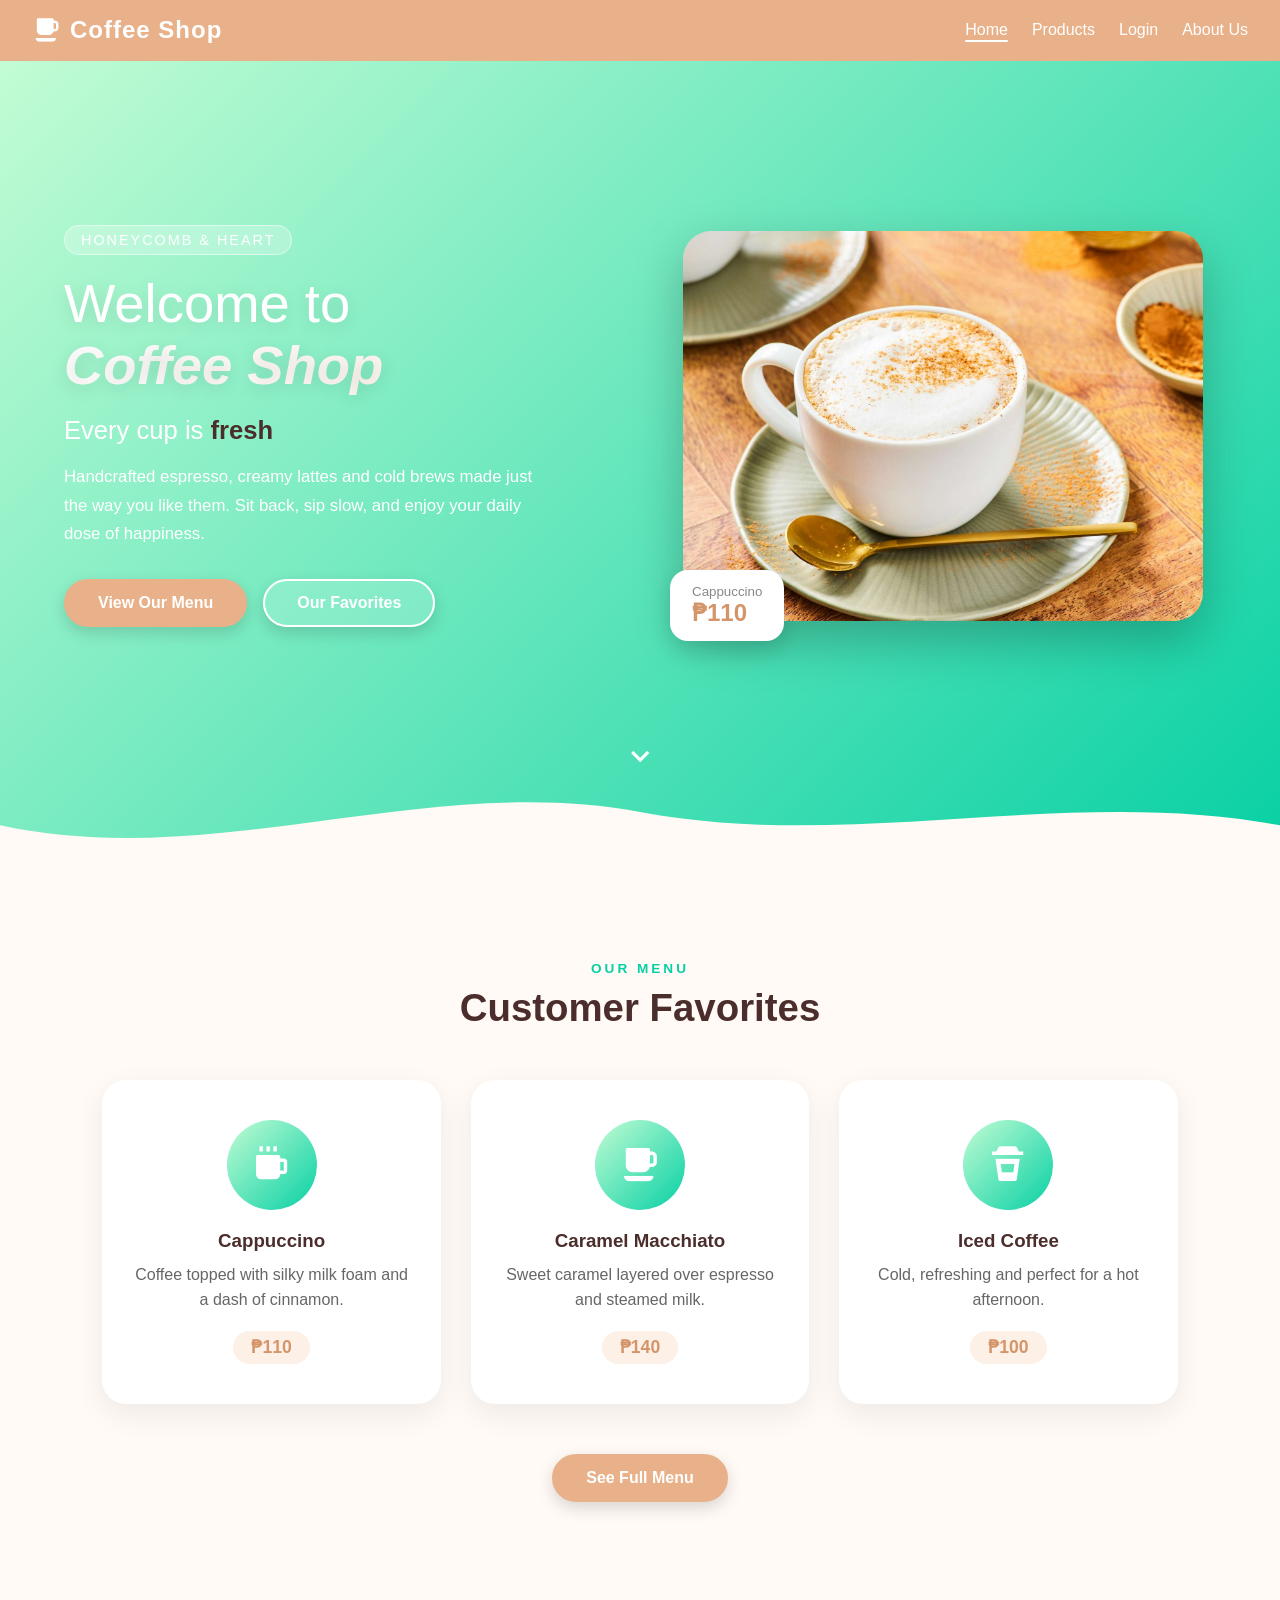
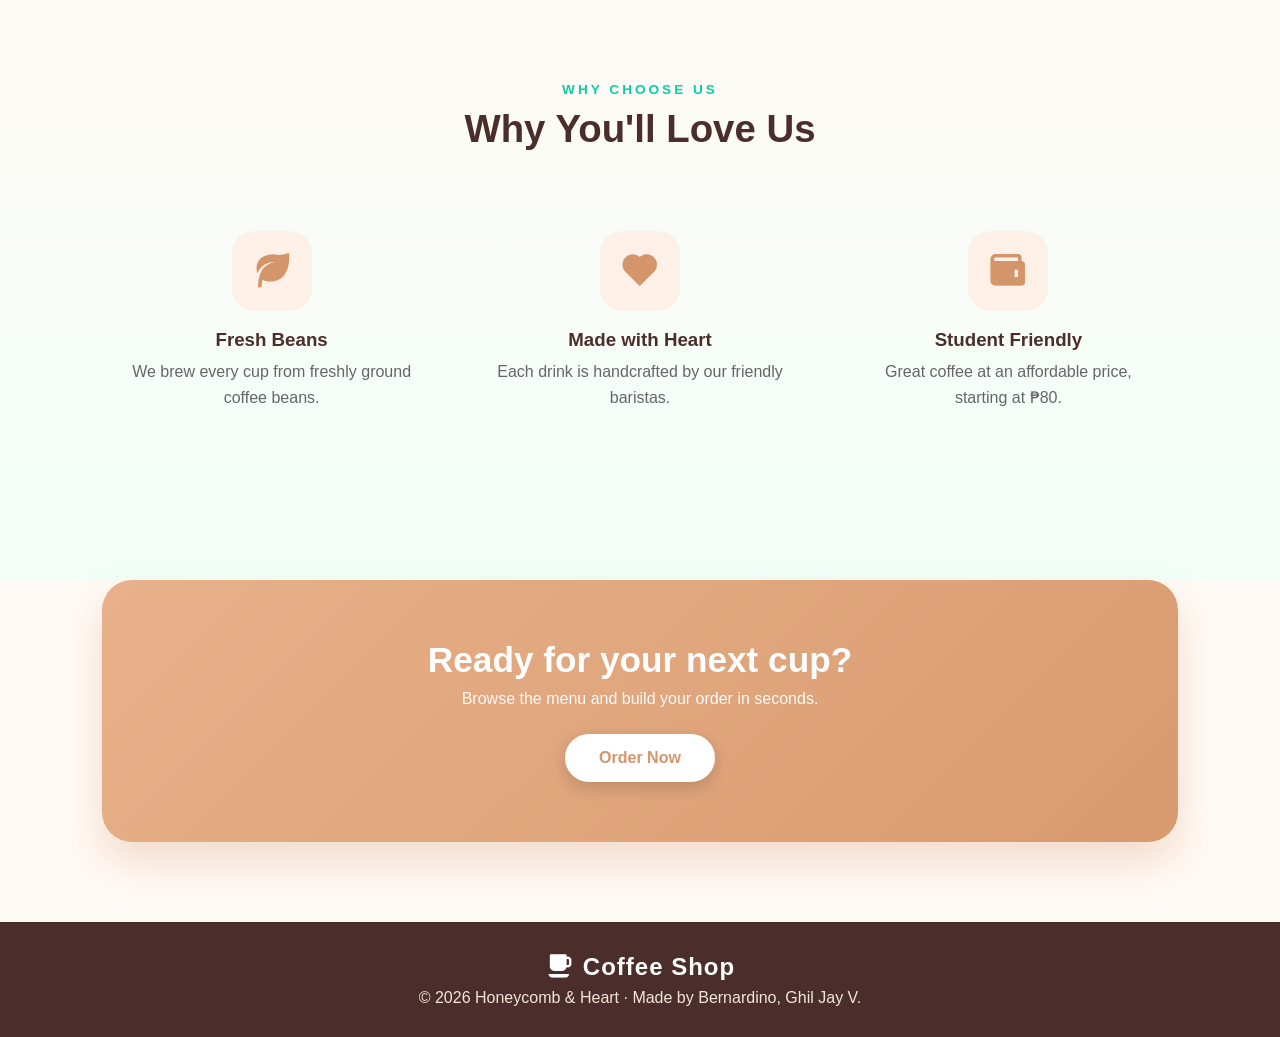
<file: index.html>
<!DOCTYPE html>
<html lang="en">
<head>
  <meta charset="UTF-8">
  <meta name="viewport" content="width=device-width, initial-scale=1.0">
  <title>Honeycomb & Heart</title>
  <link rel="stylesheet" href="style.css">
  <link href="https://unpkg.com/boxicons@2.1.4/css/boxicons.min.css" rel="stylesheet">
</head>
<body>

  <!-- Scroll progress bar -->
  <div class="scroll-progress" id="scrollProgress"></div>

  <!-- Top Navbar -->
  <nav class="navbar" id="navbar">
    <div class="logo"><i class='bx bxs-coffee-alt'></i> Coffee Shop</div>
    <button class="menu-toggle" id="menuToggle" aria-label="Open menu"><i class='bx bx-menu'></i></button>
    <ul class="nav-links" id="navLinks">
      <li><a href="index.html" class="active">Home</a></li>
      <li><a href="Product.html">Products</a></li>
      <li><a href="login.html">Login</a></li>
      <li><a href="about.html">About Us</a></li>
    </ul>
  </nav>

  <!-- Hero Section -->
  <header class="hero-section">
    <!-- Floating background bubbles -->
    <div class="bubbles">
      <span></span><span></span><span></span><span></span><span></span>
      <span></span><span></span><span></span>
    </div>

    <div class="hero-container">
      <div class="hero-text">
        <p class="hero-tag">Honeycomb &amp; Heart</p>
        <h1>Welcome to <span>Coffee Shop</span></h1>
        <h2 class="rotating">
          Every cup is
          <span class="word-wrap"><span class="word" id="rotatingWord">fresh</span></span>
        </h2>
        <p class="hero-desc">
          Handcrafted espresso, creamy lattes and cold brews made just the way you like them.
          Sit back, sip slow, and enjoy your daily dose of happiness.
        </p>
        <div class="hero-buttons">
          <a href="Product.html" class="hero-btn">View Our Menu</a>
          <a href="#favorites" class="hero-btn ghost">Our Favorites</a>
        </div>
      </div>

      <div class="hero-visual">
        <div class="steam">
          <span></span><span></span><span></span>
        </div>
        <div class="img-glow"></div>
        <img src="images/cappuccino.jpg" alt="Cappuccino with cinnamon" class="products-img">
        <div class="price-badge">
          <small>Cappuccino</small>
          <strong>₱110</strong>
        </div>
      </div>
    </div>

    <a href="#favorites" class="scroll-down" aria-label="Scroll down"><i class='bx bx-chevron-down'></i></a>

    <!-- Wave divider -->
    <svg class="wave" viewBox="0 0 1440 120" preserveAspectRatio="none">
      <path d="M0,64 C240,120 480,0 720,48 C960,96 1200,16 1440,64 L1440,120 L0,120 Z" fill="#fffaf5"></path>
    </svg>
  </header>

  <!-- Favorites -->
  <section class="section favorites" id="favorites">
    <p class="section-tag reveal">Our Menu</p>
    <h2 class="section-title reveal">Customer Favorites</h2>

    <div class="card-grid">
      <div class="drink-card reveal">
        <div class="drink-icon"><i class='bx bxs-coffee'></i></div>
        <h3>Cappuccino</h3>
        <p>Coffee topped with silky milk foam and a dash of cinnamon.</p>
        <span class="drink-price">₱110</span>
      </div>
      <div class="drink-card reveal">
        <div class="drink-icon"><i class='bx bxs-coffee-alt'></i></div>
        <h3>Caramel Macchiato</h3>
        <p>Sweet caramel layered over espresso and steamed milk.</p>
        <span class="drink-price">₱140</span>
      </div>
      <div class="drink-card reveal">
        <div class="drink-icon"><i class='bx bxs-coffee-togo'></i></div>
        <h3>Iced Coffee</h3>
        <p>Cold, refreshing and perfect for a hot afternoon.</p>
        <span class="drink-price">₱100</span>
      </div>
    </div>

    <a href="Product.html" class="hero-btn reveal">See Full Menu</a>
  </section>

  <!-- Why us -->
  <section class="section why">
    <p class="section-tag reveal">Why Choose Us</p>
    <h2 class="section-title reveal">Why You'll Love Us</h2>

    <div class="feature-grid">
      <div class="feature reveal from-left">
        <i class='bx bxs-leaf'></i>
        <h3>Fresh Beans</h3>
        <p>We brew every cup from freshly ground coffee beans.</p>
      </div>
      <div class="feature reveal">
        <i class='bx bxs-heart'></i>
        <h3>Made with Heart</h3>
        <p>Each drink is handcrafted by our friendly baristas.</p>
      </div>
      <div class="feature reveal from-right">
        <i class='bx bxs-wallet'></i>
        <h3>Student Friendly</h3>
        <p>Great coffee at an affordable price, starting at ₱80.</p>
      </div>
    </div>
  </section>

  <!-- Call to action -->
  <section class="cta reveal">
    <h2>Ready for your next cup?</h2>
    <p>Browse the menu and build your order in seconds.</p>
    <a href="Product.html" class="hero-btn light">Order Now</a>
  </section>

  <footer class="site-footer">
    <div class="logo"><i class='bx bxs-coffee-alt'></i> Coffee Shop</div>
    <p>© 2026 Honeycomb &amp; Heart · Made by Bernardino, Ghil Jay V.</p>
  </footer>

  <!-- Back to top -->
  <button class="back-to-top" id="backToTop" aria-label="Back to top"><i class='bx bx-up-arrow-alt'></i></button>

  <script src="main.js"></script>
</body>
</html>
</file>
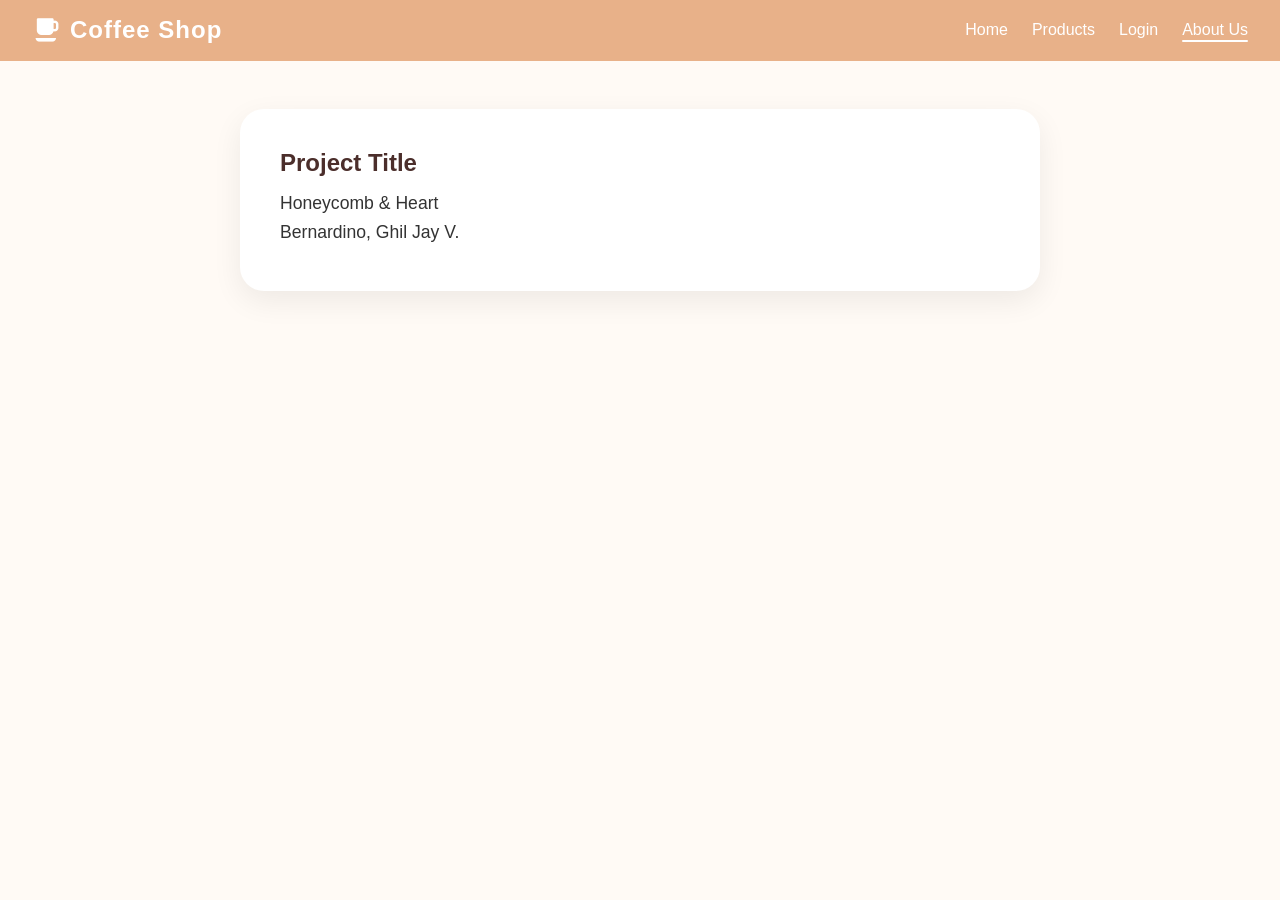
<file: about.html>
<!DOCTYPE html>
<html lang="en">
<head>
  <meta charset="UTF-8">
  <meta name="viewport" content="width=device-width, initial-scale=1.0">
  <title>About Us</title>
  <link rel="stylesheet" href="style.css">
  <link href="https://unpkg.com/boxicons@2.1.4/css/boxicons.min.css" rel="stylesheet">
</head>
<body>

  <nav class="navbar" id="navbar">
    <div class="logo"><i class='bx bxs-coffee-alt'></i> Coffee Shop</div>
    <button class="menu-toggle" id="menuToggle" aria-label="Open menu"><i class='bx bx-menu'></i></button>
    <ul class="nav-links" id="navLinks">
      <li><a href="index.html">Home</a></li>
      <li><a href="Product.html">Products</a></li>
      <li><a href="login.html">Login</a></li>
      <li><a href="about.html" class="active">About Us</a></li>
    </ul>
  </nav>

  <main class="about-section">
    <h2>Project Title</h2>
    <p>Honeycomb & Heart</p>
    <p>Bernardino, Ghil Jay V.</p>
  </main>

  <script src="main.js"></script>

</body>
</html>
</file>
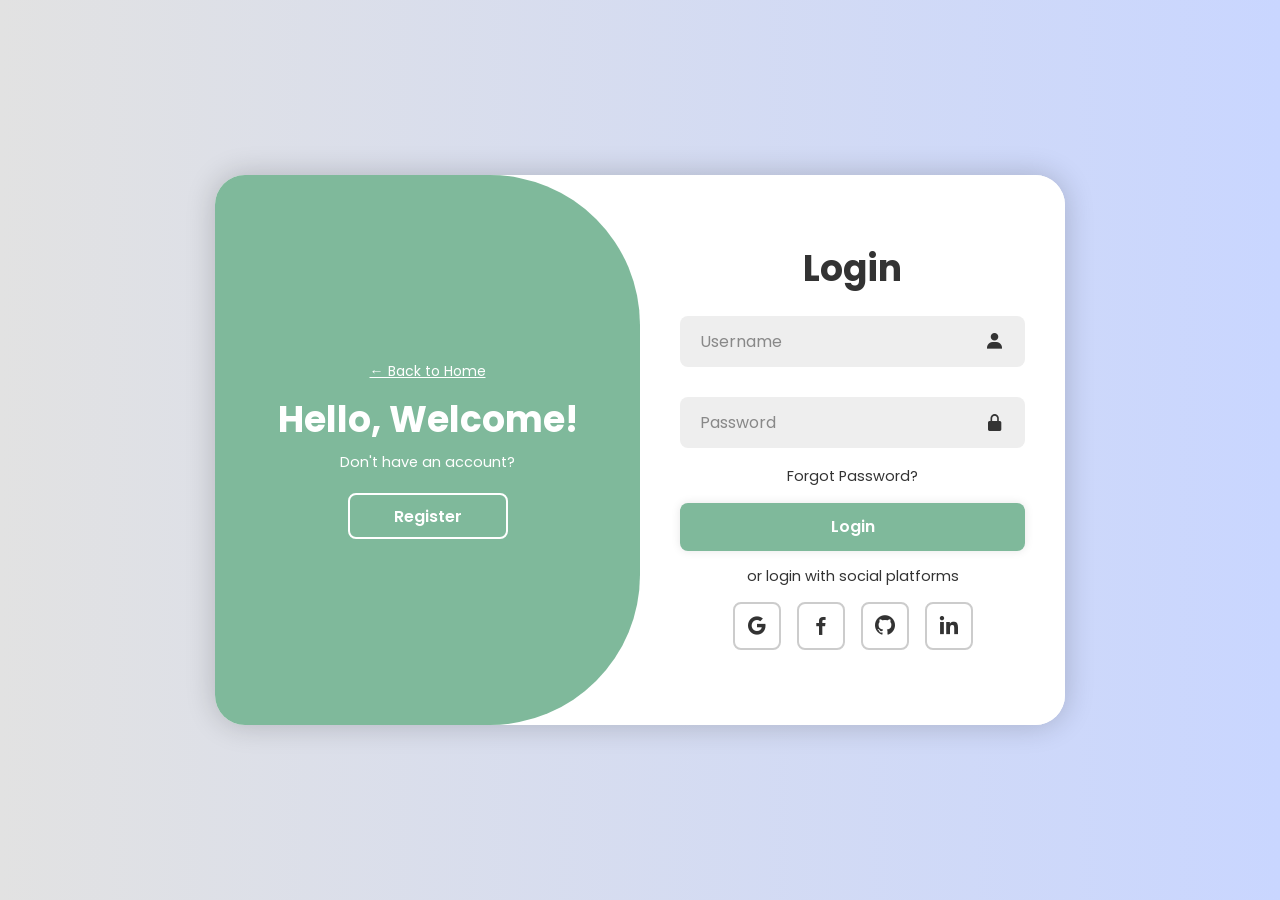
<file: login.html>
<!DOCTYPE html>
<html lang="en">
<head>
    <meta charset="UTF-8">
    <meta name="viewport" content="width=device-width, initial-scale=1.0">
    <title>Coffee Shop</title>
    <link rel="stylesheet" href="SignUp_LogIn_Form.css">
    <link href='https://unpkg.com/boxicons@2.1.4/css/boxicons.min.css' rel='stylesheet'>
</head>
  <body>

      <div class="container">
          <div class="form-box login">
              <form action="#">
                  <h1>Login</h1>
                  <div class="input-box">
                      <input type="text" placeholder="Username" required>
                      <i class='bx bxs-user'></i>
                  </div>
                  <div class="input-box">
                      <input type="password" placeholder="Password" required>
                      <i class='bx bxs-lock-alt' ></i>
                  </div>
                  <div class="forgot-link">
                      <a href="#">Forgot Password?</a>
                  </div>
                  <button type="submit" class="btn">Login</button>
                  <p>or login with social platforms</p>
                  <div class="social-icons">
                      <a href="#"><i class='bx bxl-google' ></i></a>
                      <a href="#"><i class='bx bxl-facebook' ></i></a>
                      <a href="#"><i class='bx bxl-github' ></i></a>
                      <a href="#"><i class='bx bxl-linkedin' ></i></a>
                  </div>
              </form>
          </div>

          <div class="form-box register">
              <form action="#">
                  <h1>Registration</h1>
                  <div class="input-box">
                      <input type="text" placeholder="Username" required>
                      <i class='bx bxs-user'></i>
                  </div>
                  <div class="input-box">
                      <input type="email" placeholder="Email" required>
                      <i class='bx bxs-envelope' ></i>
                  </div>
                  <div class="input-box">
                      <input type="password" placeholder="Password" required>
                      <i class='bx bxs-lock-alt' ></i>
                  </div>
                  <button type="submit" class="btn">Register</button>
                  <p>or register with social platforms</p>
                  <div class="social-icons">
                      <a href="#"><i class='bx bxl-google' ></i></a>
                      <a href="#"><i class='bx bxl-facebook' ></i></a>
                      <a href="#"><i class='bx bxl-github' ></i></a>
                      <a href="#"><i class='bx bxl-linkedin' ></i></a>
                  </div>
              </form>
          </div>

          <div class="toggle-box">
              <div class="toggle-panel toggle-left">
                  <a href="index.html" class="home-link">&larr; Back to Home</a>
                  <h1>Hello, Welcome!</h1>
                  <p>Don't have an account?</p>
                  <button class="btn register-btn">Register</button>
              </div>

              <div class="toggle-panel toggle-right">
                  <a href="index.html" class="home-link">&larr; Back to Home</a>
                  <h1>Welcome Back!</h1>
                  <p>Already have an account?</p>
                  <button class="btn login-btn">Login</button>
              </div>
          </div>
      </div>

      <script src="SignUp_LogIn_Form.js"></script>
  </body>
</html>
</file>
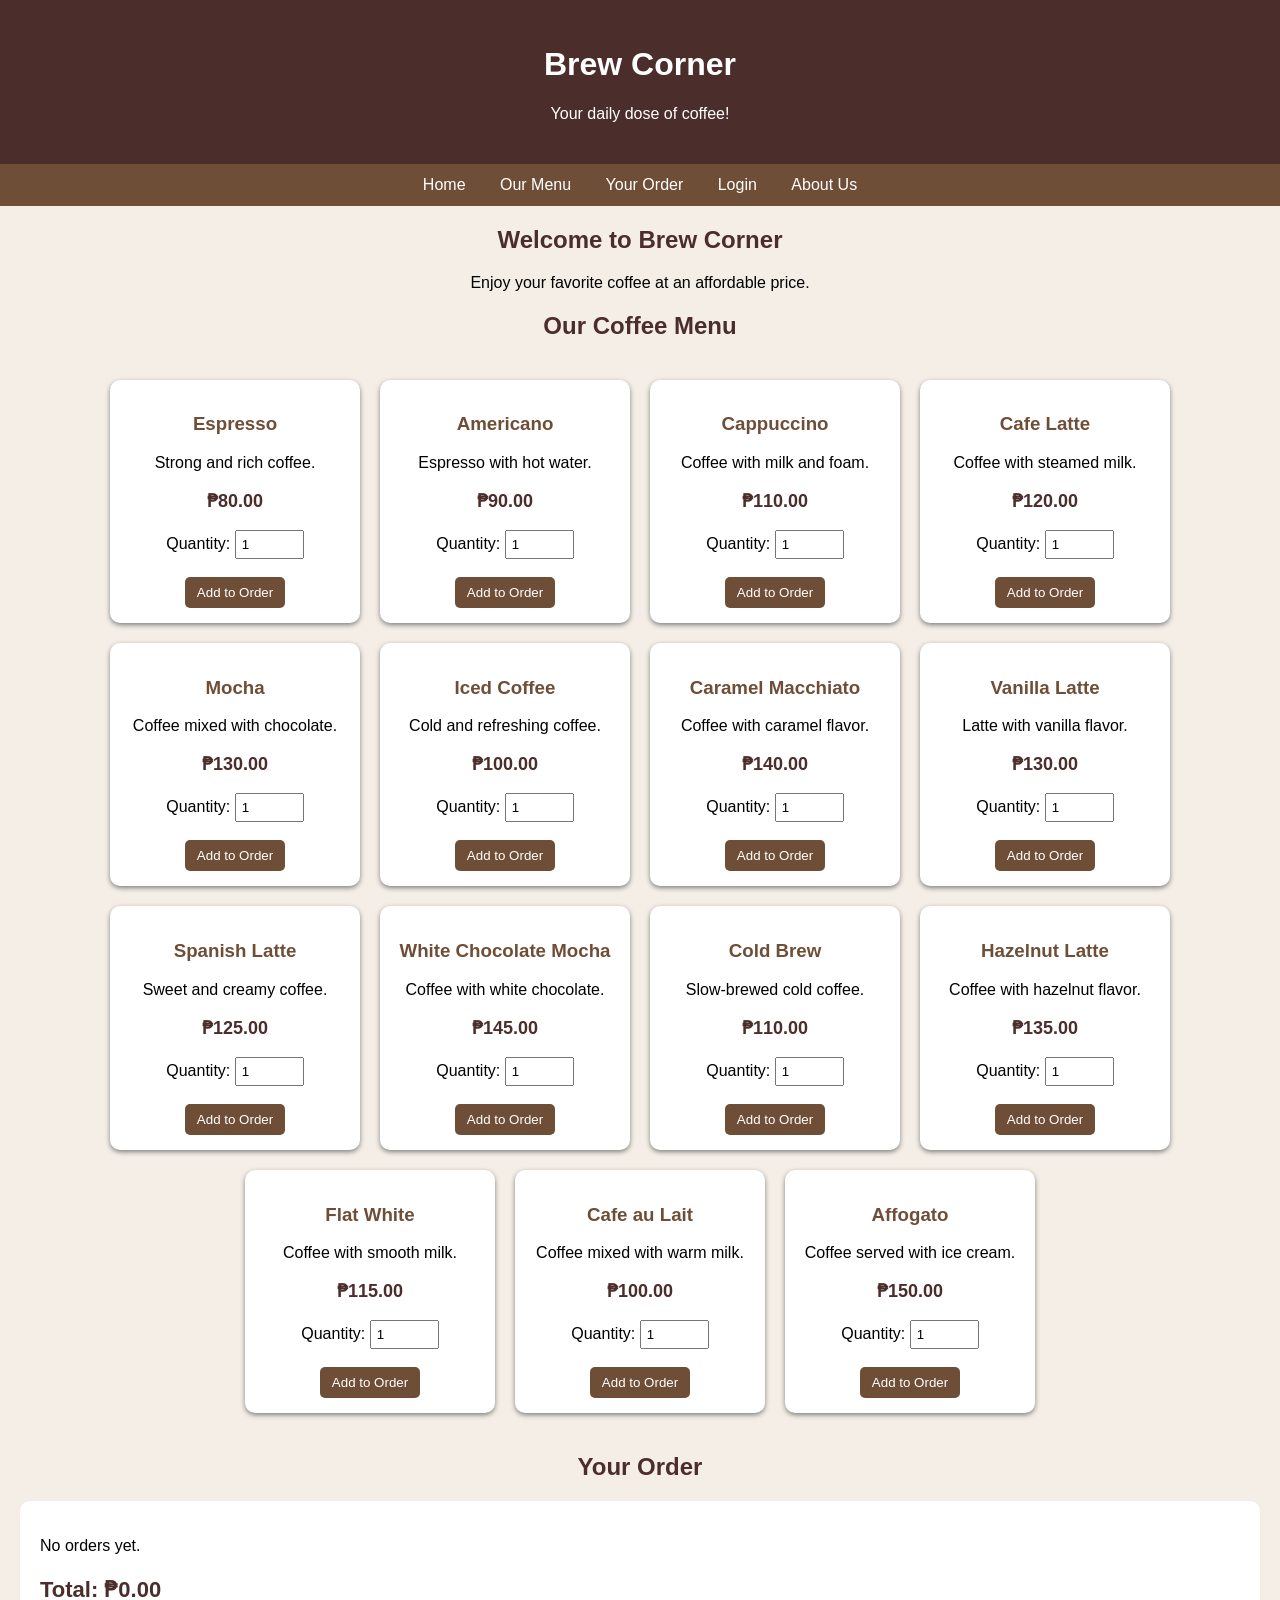
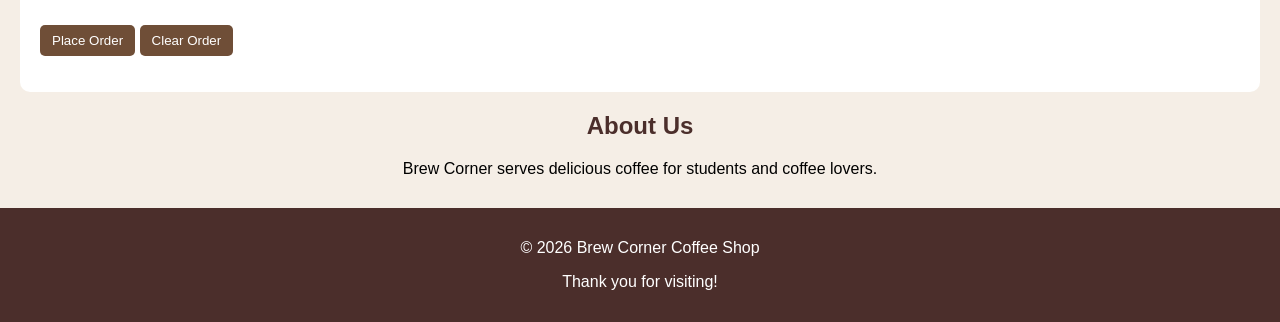
<file: Product.html>
<!DOCTYPE html>
<html lang="en">
<head>
    <meta charset="UTF-8">
    <meta name="viewport" content="width=device-width, initial-scale=1.0">
    <title>Coffee Shop</title>

    <style>
        body {
            font-family: Arial, sans-serif;
            background-color: #f5eee6;
            margin: 0;
            padding: 0;
        }

        header {
            background-color: #4b2e2b;
            color: white;
            text-align: center;
            padding: 25px;
        }

        nav {
            background-color: #6f4e37;
            text-align: center;
            padding: 12px;
        }

        nav a {
            color: white;
            text-decoration: none;
            margin: 15px;
        }

        h2 {
            text-align: center;
            color: #4b2e2b;
        }

        .menu {
            display: flex;
            flex-wrap: wrap;
            justify-content: center;
            gap: 20px;
            padding: 20px;
        }

        .item {
            background-color: white;
            width: 220px;
            padding: 15px;
            text-align: center;
            border-radius: 10px;
            box-shadow: 0 2px 5px gray;
        }

        .item h3 {
            color: #6f4e37;
        }

        .price {
            color: #4b2e2b;
            font-size: 18px;
            font-weight: bold;
        }

        input {
            width: 55px;
            padding: 5px;
        }

        button {
            background-color: #6f4e37;
            color: white;
            border: none;
            padding: 8px 12px;
            border-radius: 5px;
            cursor: pointer;
        }

        button:hover {
            background-color: #4b2e2b;
        }

        .orders {
            background-color: white;
            margin: 20px;
            padding: 20px;
            border-radius: 10px;
        }

        .order-item {
            border-bottom: 1px solid #ddd;
            padding: 12px 0;
        }

        .order-item input {
            margin: 5px;
        }

        .remove {
            background-color: #a83232;
        }

        #total {
            color: #4b2e2b;
            font-size: 22px;
            font-weight: bold;
        }

        footer {
            background-color: #4b2e2b;
            color: white;
            text-align: center;
            padding: 15px;
            margin-top: 30px;
        }
        /* ===== Animations ===== */
        header h1 { animation: slideUp 0.8s ease-out both; }
        header p  { animation: slideUp 0.8s ease-out 0.2s both; }

        .item {
            animation: slideUp 0.6s ease-out both;
            transition: transform 0.3s ease, box-shadow 0.3s ease;
        }
        .item:hover {
            transform: translateY(-8px);
            box-shadow: 0 10px 20px rgba(0, 0, 0, 0.2);
        }

        button { transition: background-color 0.2s, transform 0.2s; }
        button:hover { transform: scale(1.05); }

        .order-item { animation: slideInLeft 0.4s ease-out both; }

        #total { transition: color 0.3s; }

        @keyframes slideUp {
            from { opacity: 0; transform: translateY(40px); }
            to   { opacity: 1; transform: translateY(0); }
        }
        @keyframes slideInLeft {
            from { opacity: 0; transform: translateX(-40px); }
            to   { opacity: 1; transform: translateX(0); }
        }

        @media (prefers-reduced-motion: reduce) {
            *, *::before, *::after { animation: none !important; transition: none !important; }
        }
    </style>
</head>

<body>

    <header>
        <h1>Brew Corner</h1>
        <p>Your daily dose of coffee!</p>
    </header>

    <nav>
        <a href="index.html">Home</a>
        <a href="#menu">Our Menu</a>
        <a href="#orders">Your Order</a>
        <a href="login.html">Login</a>
        <a href="about.html">About Us</a>
    </nav>

    <section id="home">
        <h2>Welcome to Brew Corner</h2>
        <p style="text-align: center;">
            Enjoy your favorite coffee at an affordable price.
        </p>
    </section>

    <section id="menu">
        <h2>Our Coffee Menu</h2>

        <div class="menu" id="coffeeMenu"></div>
    </section>

    <section id="orders">
        <h2>Your Order</h2>

        <div class="orders">
            <div id="orderList">
                <p>No orders yet.</p>
            </div>

            <p id="total">Total: ₱0.00</p>

            <button onclick="placeOrder()">Place Order</button>
            <button onclick="clearOrder()">Clear Order</button>

            <p id="message"></p>
        </div>
    </section>

    <section id="about">
        <h2>About Us</h2>
        <p style="text-align: center;">
            Brew Corner serves delicious coffee for students
            and coffee lovers.
        </p>
    </section>

    <footer>
        <p>© 2026 Brew Corner Coffee Shop</p>
        <p>Thank you for visiting!</p>
    </footer>

    <script>
        var coffees = [
            { name: "Espresso", price: 80, description: "Strong and rich coffee." },
            { name: "Americano", price: 90, description: "Espresso with hot water." },
            { name: "Cappuccino", price: 110, description: "Coffee with milk and foam." },
            { name: "Cafe Latte", price: 120, description: "Coffee with steamed milk." },
            { name: "Mocha", price: 130, description: "Coffee mixed with chocolate." },
            { name: "Iced Coffee", price: 100, description: "Cold and refreshing coffee." },
            { name: "Caramel Macchiato", price: 140, description: "Coffee with caramel flavor." },
            { name: "Vanilla Latte", price: 130, description: "Latte with vanilla flavor." },
            { name: "Spanish Latte", price: 125, description: "Sweet and creamy coffee." },
            { name: "White Chocolate Mocha", price: 145, description: "Coffee with white chocolate." },
            { name: "Cold Brew", price: 110, description: "Slow-brewed cold coffee." },
            { name: "Hazelnut Latte", price: 135, description: "Coffee with hazelnut flavor." },
            { name: "Flat White", price: 115, description: "Coffee with smooth milk." },
            { name: "Cafe au Lait", price: 100, description: "Coffee mixed with warm milk." },
            { name: "Affogato", price: 150, description: "Coffee served with ice cream." }
        ];

        var order = [];

        function showMenu() {
            var menu = document.getElementById("coffeeMenu");

            for (var i = 0; i < coffees.length; i++) {
                menu.innerHTML += `
                    <div class="item" style="animation-delay: ${i * 0.07}s">
                        <h3>${coffees[i].name}</h3>
                        <p>${coffees[i].description}</p>
                        <p class="price">₱${coffees[i].price.toFixed(2)}</p>

                        <label>Quantity:</label>
                        <input type="number" id="qty${i}" value="1" min="1">

                        <br><br>

                        <button onclick="addOrder(${i})">
                            Add to Order
                        </button>
                    </div>
                `;
            }
        }

        function addOrder(index) {
            var quantity = parseInt(
                document.getElementById("qty" + index).value
            );

            if (isNaN(quantity) || quantity < 1) {
                alert("Please enter a valid quantity.");
                return;
            }

            var found = false;

            for (var i = 0; i < order.length; i++) {
                if (order[i].name === coffees[index].name) {
                    order[i].quantity += quantity;
                    found = true;
                    break;
                }
            }

            if (found === false) {
                order.push({
                    name: coffees[index].name,
                    price: coffees[index].price,
                    quantity: quantity
                });
            }

            showOrder();
            document.getElementById("message").innerHTML = "";
        }

        function showOrder() {
            var list = document.getElementById("orderList");
            var total = 0;

            list.innerHTML = "";

            if (order.length === 0) {
                list.innerHTML = "<p>No orders yet.</p>";
            }

            for (var i = 0; i < order.length; i++) {
                var subtotal = order[i].price * order[i].quantity;
                total += subtotal;

                list.innerHTML += `
                    <div class="order-item">
                        <strong>${order[i].name}</strong>
                        <p>Price: ₱${order[i].price.toFixed(2)}</p>

                        <label>Quantity:</label>
                        <input type="number" min="1"
                            value="${order[i].quantity}"
                            onchange="changeQuantity(${i}, this.value)">

                        <p>Subtotal: ₱${subtotal.toFixed(2)}</p>

                        <button class="remove"
                            onclick="removeOrder(${i})">
                            Remove
                        </button>
                    </div>
                `;
            }

            document.getElementById("total").innerHTML =
                "Total: ₱" + total.toFixed(2);
        }

        function changeQuantity(index, value) {
            var quantity = parseInt(value);

            if (isNaN(quantity) || quantity < 1) {
                alert("Quantity must be at least 1.");
                showOrder();
                return;
            }

            order[index].quantity = quantity;
            showOrder();
        }

        function removeOrder(index) {
            order.splice(index, 1);
            showOrder();
            document.getElementById("message").innerHTML = "";
        }

        function clearOrder() {
            order = [];
            showOrder();
            document.getElementById("message").innerHTML = "";
        }

        function placeOrder() {
            if (order.length === 0) {
                alert("Please add an item to your order first.");
                return;
            }

            var total = 0;

            for (var i = 0; i < order.length; i++) {
                total += order[i].price * order[i].quantity;
            }

            alert(
                "Thank you for ordering at Brew Corner!\n" +
                "Total Amount: ₱" + total.toFixed(2)
            );

            order = [];
            showOrder();

            document.getElementById("message").innerHTML =
                "Order completed! Thank you for choosing Brew Corner.";
        }

        showMenu();
    </script>

</body>
</html>
</file>
<file: style.css>
/* ===================== Base ===================== */
:root {
  --peach: #e8b189;
  --peach-dark: #d4956a;
  --mint-light: #c2fcd4;
  --mint: #07d0a4;
  --mint-mid: #5ee7c0;
  --brown: #4b2e2b;
  --cream: #fffaf5;
}

* {
  margin: 0;
  padding: 0;
  box-sizing: border-box;
}

html {
  scroll-behavior: smooth;
}

body {
  font-family: 'Segoe UI', Tahoma, Geneva, Verdana, sans-serif;
  background-color: var(--cream);
  color: #333;
  overflow-x: hidden;
}

/* ===================== Scroll progress ===================== */
.scroll-progress {
  position: fixed;
  top: 0;
  left: 0;
  height: 4px;
  width: 0;
  background: linear-gradient(90deg, var(--peach), var(--mint));
  z-index: 2000;
  transition: width 0.1s linear;
}

/* ===================== Navbar ===================== */
.navbar {
  display: flex;
  justify-content: space-between;
  align-items: center;
  background-color: var(--peach);
  padding: 1rem 2rem;
  position: sticky;
  top: 0;
  z-index: 1000;
  transition: padding 0.3s ease, background-color 0.3s ease, box-shadow 0.3s ease;
  animation: slideDown 0.7s ease-out both;
}

.navbar.scrolled {
  padding: 0.6rem 2rem;
  background-color: rgba(232, 177, 137, 0.88);
  backdrop-filter: blur(10px);
  -webkit-backdrop-filter: blur(10px);
  box-shadow: 0 6px 20px rgba(0, 0, 0, 0.12);
}

.logo {
  display: flex;
  align-items: center;
  gap: 8px;
  color: #ffffff;
  font-size: 1.5rem;
  font-weight: bold;
  letter-spacing: 1px;
  animation: slideInLeft 0.8s ease-out 0.2s both;
}

.logo i {
  font-size: 1.8rem;
  animation: wiggle 3s ease-in-out 2s infinite;
}

.nav-links {
  display: flex;
  list-style: none;
}

.nav-links li {
  animation: fadeDown 0.6s ease-out both;
}
.nav-links li:nth-child(1) { animation-delay: 0.3s; }
.nav-links li:nth-child(2) { animation-delay: 0.4s; }
.nav-links li:nth-child(3) { animation-delay: 0.5s; }
.nav-links li:nth-child(4) { animation-delay: 0.6s; }

.nav-links li a {
  position: relative;
  color: #fff;
  text-decoration: none;
  margin-left: 24px;
  padding-bottom: 4px;
  font-weight: 500;
}

/* Underline that slides in on hover */
.nav-links li a::after {
  content: "";
  position: absolute;
  left: 0;
  bottom: 0;
  width: 100%;
  height: 2px;
  background: #fff;
  border-radius: 2px;
  transform: scaleX(0);
  transform-origin: right;
  transition: transform 0.3s ease;
}
.nav-links li a:hover::after,
.nav-links li a.active::after {
  transform: scaleX(1);
  transform-origin: left;
}

.menu-toggle {
  display: none;
  background: none;
  border: none;
  color: #fff;
  width: 44px;
  height: 44px;
  font-size: 2rem;
  cursor: pointer;
}

/* ===================== Buttons ===================== */
.hero-btn {
  display: inline-block;
  padding: 13px 32px;
  background-color: var(--peach);
  color: #ffffff;
  text-decoration: none;
  font-weight: bold;
  border: 2px solid var(--peach);
  border-radius: 30px;
  box-shadow: 0 6px 16px rgba(0, 0, 0, 0.15);
  transition: transform 0.25s ease, background-color 0.25s ease, box-shadow 0.25s ease, color 0.25s ease;
}

.hero-btn:hover {
  background-color: var(--peach-dark);
  border-color: var(--peach-dark);
  transform: translateY(-3px) scale(1.04);
  box-shadow: 0 10px 22px rgba(0, 0, 0, 0.2);
}

.hero-btn.ghost {
  background: rgba(255, 255, 255, 0.15);
  border-color: #fff;
}
.hero-btn.ghost:hover {
  background: #fff;
  color: var(--mint);
  border-color: #fff;
}

.hero-btn.light {
  background: #fff;
  color: var(--peach-dark);
  border-color: #fff;
}
.hero-btn.light:hover {
  background: var(--brown);
  color: #fff;
  border-color: var(--brown);
}

/* ===================== Hero ===================== */
.hero-section {
  position: relative;
  min-height: 90vh;
  display: flex;
  align-items: center;
  justify-content: center;
  overflow: hidden;
  padding: 60px 0 140px;
  background: linear-gradient(135deg, var(--mint-light), var(--mint), var(--mint-mid), var(--mint-light));
  background-size: 300% 300%;
  animation: gradientShift 14s ease infinite;
}

.hero-container {
  position: relative;
  z-index: 2;
  display: flex;
  width: 90%;
  max-width: 1200px;
  align-items: center;
  justify-content: space-between;
  gap: 60px;
}

.hero-text {
  flex: 1;
  color: #fff;
}

.hero-tag {
  display: inline-block;
  padding: 6px 16px;
  margin-bottom: 18px;
  background: rgba(255, 255, 255, 0.25);
  border: 1px solid rgba(255, 255, 255, 0.5);
  border-radius: 30px;
  font-size: 0.9rem;
  letter-spacing: 2px;
  text-transform: uppercase;
  animation: slideInLeft 0.8s ease-out 0.4s both;
}

.hero-text h1 {
  font-size: 3.4rem;
  font-weight: 300;
  line-height: 1.15;
  text-shadow: 0 4px 18px rgba(0, 0, 0, 0.12);
  animation: slideUp 0.9s ease-out 0.5s both;
}

.hero-text h1 span {
  display: block;
  font-style: italic;
  font-weight: 800;
  background: linear-gradient(90deg, #fff, #fff3e6, var(--peach), #fff);
  background-size: 300% auto;
  -webkit-background-clip: text;
  background-clip: text;
  color: transparent;
  animation: shine 6s linear infinite;
}

.rotating {
  margin: 18px 0;
  font-size: 1.6rem;
  font-weight: 400;
  animation: slideUp 0.9s ease-out 0.7s both;
}

.word-wrap {
  display: inline-block;
  overflow: hidden;
  vertical-align: bottom;
}

.word {
  display: inline-block;
  font-weight: 700;
  color: var(--brown);
  transition: transform 0.4s ease, opacity 0.4s ease;
}
.word.out {
  transform: translateY(100%);
  opacity: 0;
}

.hero-desc {
  max-width: 480px;
  line-height: 1.7;
  font-size: 1.05rem;
  opacity: 0.95;
  animation: slideUp 0.9s ease-out 0.9s both;
}

.hero-buttons {
  display: flex;
  gap: 16px;
  flex-wrap: wrap;
  margin-top: 30px;
  animation: slideUp 0.9s ease-out 1.1s both;
}

/* Hero image side */
.hero-visual {
  position: relative;
  flex: 1;
  display: flex;
  justify-content: center;
  animation: zoomIn 1s ease-out 0.8s both;
}

.products-img {
  position: relative;
  z-index: 2;
  width: 100%;
  max-width: 520px;
  height: auto;
  border-radius: 28px;
  box-shadow: 0 20px 50px rgba(0, 0, 0, 0.25);
  animation: float 5s ease-in-out 2s infinite;
  transition: box-shadow 0.4s ease;
}
.products-img:hover {
  box-shadow: 0 30px 60px rgba(0, 0, 0, 0.35);
}

.img-glow {
  position: absolute;
  inset: 10% 5%;
  background: radial-gradient(circle, rgba(255, 255, 255, 0.7), transparent 70%);
  filter: blur(30px);
  z-index: 1;
  animation: glow 4s ease-in-out infinite;
}

/* Steam rising from the cup */
.steam {
  position: absolute;
  top: -40px;
  left: 42%;
  z-index: 3;
  display: flex;
  gap: 14px;
}
.steam span {
  width: 10px;
  height: 60px;
  background: rgba(255, 255, 255, 0.8);
  border-radius: 50%;
  filter: blur(6px);
  animation: steam 3s ease-in-out infinite;
  opacity: 0;
}
.steam span:nth-child(2) { animation-delay: 0.8s; }
.steam span:nth-child(3) { animation-delay: 1.6s; }

.price-badge {
  position: absolute;
  z-index: 3;
  bottom: -20px;
  left: 0;
  display: flex;
  flex-direction: column;
  padding: 14px 22px;
  background: #fff;
  border-radius: 18px;
  box-shadow: 0 10px 25px rgba(0, 0, 0, 0.15);
  animation: popIn 0.6s cubic-bezier(.34, 1.56, .64, 1) 1.6s both, bob 4s ease-in-out 2.4s infinite;
}
.price-badge small {
  color: #888;
}
.price-badge strong {
  color: var(--peach-dark);
  font-size: 1.5rem;
}

/* Floating bubbles */
.bubbles span {
  position: absolute;
  bottom: -120px;
  display: block;
  border-radius: 50%;
  background: rgba(255, 255, 255, 0.25);
  animation: rise linear infinite;
  z-index: 1;
}
.bubbles span:nth-child(1) { left: 5%;  width: 60px;  height: 60px;  animation-duration: 14s; }
.bubbles span:nth-child(2) { left: 15%; width: 25px;  height: 25px;  animation-duration: 10s; animation-delay: 2s; }
.bubbles span:nth-child(3) { left: 30%; width: 90px;  height: 90px;  animation-duration: 18s; animation-delay: 4s; }
.bubbles span:nth-child(4) { left: 48%; width: 35px;  height: 35px;  animation-duration: 12s; animation-delay: 1s; }
.bubbles span:nth-child(5) { left: 62%; width: 70px;  height: 70px;  animation-duration: 16s; animation-delay: 6s; }
.bubbles span:nth-child(6) { left: 75%; width: 20px;  height: 20px;  animation-duration: 9s;  animation-delay: 3s; }
.bubbles span:nth-child(7) { left: 85%; width: 110px; height: 110px; animation-duration: 20s; animation-delay: 5s; }
.bubbles span:nth-child(8) { left: 93%; width: 40px;  height: 40px;  animation-duration: 11s; animation-delay: 7s; }

.scroll-down {
  position: absolute;
  bottom: 90px;
  left: 50%;
  transform: translateX(-50%);
  z-index: 3;
  color: #fff;
  font-size: 2.4rem;
  animation: bounce 2s ease-in-out infinite;
}

.wave {
  position: absolute;
  bottom: -1px;
  left: 0;
  width: 100%;
  height: 100px;
  z-index: 2;
}

/* ===================== Sections ===================== */
.section {
  padding: 90px 8%;
  text-align: center;
}

.section-tag {
  color: var(--mint);
  font-weight: 700;
  letter-spacing: 3px;
  text-transform: uppercase;
  font-size: 0.85rem;
}

.section-title {
  font-size: 2.4rem;
  color: var(--brown);
  margin: 10px 0 50px;
}

.card-grid,
.feature-grid {
  display: grid;
  grid-template-columns: repeat(auto-fit, minmax(250px, 1fr));
  gap: 30px;
  max-width: 1100px;
  margin: 0 auto 50px;
}

.drink-card {
  position: relative;
  padding: 40px 28px;
  background: #fff;
  border-radius: 24px;
  box-shadow: 0 10px 30px rgba(0, 0, 0, 0.07);
  overflow: hidden;
  transition: transform 0.25s ease, box-shadow 0.3s ease, opacity 0.7s ease;
}
.drink-card::before {
  content: "";
  position: absolute;
  inset: 0 0 auto 0;
  height: 6px;
  background: linear-gradient(90deg, var(--peach), var(--mint));
  transform: scaleX(0);
  transform-origin: left;
  transition: transform 0.4s ease;
}
.drink-card:hover {
  box-shadow: 0 20px 40px rgba(0, 0, 0, 0.14);
}
.drink-card:hover::before {
  transform: scaleX(1);
}

.drink-icon {
  width: 90px;
  height: 90px;
  margin: 0 auto 20px;
  display: grid;
  place-items: center;
  border-radius: 50%;
  background: linear-gradient(135deg, var(--mint-light), var(--mint));
  color: #fff;
  font-size: 2.6rem;
  transition: transform 0.5s ease;
}
.drink-card:hover .drink-icon {
  transform: rotate(-12deg) scale(1.1);
}

.drink-card h3 {
  color: var(--brown);
  margin-bottom: 10px;
}
.drink-card p {
  color: #666;
  line-height: 1.6;
  margin-bottom: 18px;
}
.drink-price {
  display: inline-block;
  padding: 6px 18px;
  border-radius: 20px;
  background: #fdf0e6;
  color: var(--peach-dark);
  font-weight: 700;
  font-size: 1.1rem;
}

.why {
  background: linear-gradient(180deg, var(--cream), #f1fff8);
}

.feature {
  padding: 30px 20px;
}
.feature i {
  font-size: 2.6rem;
  color: var(--peach-dark);
  background: #fdf0e6;
  width: 80px;
  height: 80px;
  display: inline-grid;
  place-items: center;
  border-radius: 22px;
  margin-bottom: 18px;
  transition: transform 0.4s ease, background 0.4s ease, color 0.4s ease;
}
.feature:hover i {
  transform: translateY(-6px) rotate(8deg);
  background: var(--peach);
  color: #fff;
}
.feature h3 {
  color: var(--brown);
  margin-bottom: 8px;
}
.feature p {
  color: #666;
  line-height: 1.6;
}

.cta {
  margin: 0 8% 80px;
  padding: 60px 30px;
  text-align: center;
  color: #fff;
  border-radius: 30px;
  background: linear-gradient(135deg, var(--peach), var(--peach-dark), var(--mint));
  background-size: 250% 250%;
  animation: gradientShift 10s ease infinite;
  box-shadow: 0 20px 40px rgba(212, 149, 106, 0.3);
}
.cta h2 {
  font-size: 2.2rem;
  margin-bottom: 10px;
}
.cta p {
  margin-bottom: 26px;
  opacity: 0.95;
}

.site-footer {
  padding: 30px;
  text-align: center;
  background: var(--brown);
  color: #f3e5d8;
}
.site-footer .logo {
  justify-content: center;
  margin-bottom: 8px;
  animation: none;
}

/* ===================== Back to top ===================== */
.back-to-top {
  position: fixed;
  right: 24px;
  bottom: 24px;
  width: 50px;
  height: 50px;
  border: none;
  border-radius: 50%;
  background: var(--peach);
  color: #fff;
  font-size: 1.8rem;
  cursor: pointer;
  box-shadow: 0 8px 20px rgba(0, 0, 0, 0.2);
  opacity: 0;
  transform: translateY(20px) scale(0.8);
  pointer-events: none;
  transition: opacity 0.3s ease, transform 0.3s ease, background 0.3s ease;
  z-index: 1500;
}
.back-to-top.show {
  opacity: 1;
  transform: translateY(0) scale(1);
  pointer-events: auto;
}
.back-to-top:hover {
  background: var(--peach-dark);
}

/* ===================== Scroll reveal ===================== */
.reveal {
  opacity: 0;
  transform: translateY(50px);
  transition: opacity 0.7s ease, transform 0.7s ease;
}
.reveal.from-left  { transform: translateX(-60px); }
.reveal.from-right { transform: translateX(60px); }
.reveal.visible {
  opacity: 1;
  transform: none;
}

/* ===================== About page ===================== */
.about-section {
  max-width: 800px;
  margin: 3rem auto;
  padding: 2.5rem;
  background: #fff;
  border-radius: 24px;
  box-shadow: 0 10px 30px rgba(0, 0, 0, 0.07);
}
.about-section h2 {
  margin-bottom: 1rem;
  color: var(--brown);
  animation: slideInLeft 0.8s ease-out 0.3s both;
}
.about-section p {
  margin-bottom: 0.5rem;
  font-size: 1.1rem;
}
.about-section p:nth-of-type(1) { animation: slideInLeft 0.8s ease-out 0.5s both; }
.about-section p:nth-of-type(2) { animation: slideInLeft 0.8s ease-out 0.7s both; }

/* ===================== Keyframes ===================== */
@keyframes slideDown   { from { transform: translateY(-100%); } to { transform: translateY(0); } }
@keyframes fadeDown    { from { opacity: 0; transform: translateY(-15px); } to { opacity: 1; transform: translateY(0); } }
@keyframes slideInLeft { from { opacity: 0; transform: translateX(-60px); } to { opacity: 1; transform: translateX(0); } }
@keyframes slideUp     { from { opacity: 0; transform: translateY(50px); } to { opacity: 1; transform: translateY(0); } }
@keyframes zoomIn      { from { opacity: 0; transform: scale(0.8); } to { opacity: 1; transform: scale(1); } }
@keyframes popIn       { from { opacity: 0; transform: scale(0.3); } to { opacity: 1; transform: scale(1); } }

@keyframes float {
  0%, 100% { transform: translateY(0) rotate(0deg); }
  50%      { transform: translateY(-14px) rotate(-1deg); }
}
@keyframes bob {
  0%, 100% { transform: translateY(0); }
  50%      { transform: translateY(-8px); }
}
@keyframes glow {
  0%, 100% { opacity: 0.6; }
  50%      { opacity: 1; }
}
@keyframes steam {
  0%   { transform: translateY(20px) scaleX(1);   opacity: 0; }
  30%  { opacity: 0.8; }
  100% { transform: translateY(-60px) scaleX(2.2); opacity: 0; }
}
@keyframes rise {
  0%   { transform: translateY(0) scale(1);      opacity: 0; }
  10%  { opacity: 1; }
  100% { transform: translateY(-110vh) scale(1.3); opacity: 0; }
}
@keyframes bounce {
  0%, 100% { transform: translate(-50%, 0); }
  50%      { transform: translate(-50%, 10px); }
}
@keyframes wiggle {
  0%, 90%, 100% { transform: rotate(0); }
  93% { transform: rotate(-15deg); }
  97% { transform: rotate(15deg); }
}
@keyframes shine {
  to { background-position: 300% center; }
}
@keyframes gradientShift {
  0%   { background-position: 0% 50%; }
  50%  { background-position: 100% 50%; }
  100% { background-position: 0% 50%; }
}

/* ===================== Mobile ===================== */
@media (max-width: 860px) {
  .hero-container {
    flex-direction: column;
    text-align: center;
    gap: 50px;
  }
  .hero-desc {
    margin: 0 auto;
  }
  .hero-buttons {
    justify-content: center;
  }
  .hero-text h1 {
    font-size: 2.5rem;
  }
  .scroll-down {
    display: none;
  }
}

@media (max-width: 700px) {
  .menu-toggle {
    display: block;
  }
  .nav-links {
    position: absolute;
    top: 100%;
    left: 0;
    right: 0;
    flex-direction: column;
    align-items: center;
    gap: 18px;
    padding: 0;
    max-height: 0;
    overflow: hidden;
    background: var(--peach);
    transition: max-height 0.4s ease, padding 0.4s ease;
  }
  .nav-links.open {
    max-height: 320px;
    padding: 20px 0;
  }
  .nav-links li a {
    margin-left: 0;
  }
  .section-title {
    font-size: 1.9rem;
  }
}

/* Turn animations off for people who prefer less motion */
@media (prefers-reduced-motion: reduce) {
  *, *::before, *::after {
    animation: none !important;
    transition: none !important;
  }
  .reveal {
    opacity: 1;
    transform: none;
  }
}
</file>
<file: SignUp_LogIn_Form.css>
@import url("https://fonts.googleapis.com/css2?family=Poppins:ital,wght@0,100;0,200;0,300;0,400;0,500;0,600;0,700;0,800;0,900;1,100;1,200;1,300;1,400;1,500;1,600;1,700;1,800;1,900&display=swap");

* {
  margin: 0;
  padding: 0;
  box-sizing: border-box;
  font-family: "Poppins", sans-serif;
  text-decoration: none;
  list-style: none;
}

body {
  display: flex;
  justify-content: center;
  align-items: center;
  min-height: 100vh;
  background: linear-gradient(90deg, #e2e2e2, #c9d6ff);
}

.container {
  position: relative;
  width: 850px;
  height: 550px;
  background: #fff;
  margin: 20px;
  border-radius: 30px;
  box-shadow: 0 0 30px rgba(0, 0, 0, 0.2);
  overflow: hidden;
}

.container h1 {
  font-size: 36px;
  margin: -10px 0;
}

.container p {
  font-size: 14.5px;
  margin: 15px 0;
}

form {
  width: 100%;
}

.form-box {
  position: absolute;
  right: 0;
  width: 50%;
  height: 100%;
  background: white;
  display: flex;
  align-items: center;
  color: #333;
  text-align: center;
  padding: 40px;
  z-index: 1;
  transition:
    0.6s ease-in-out 1.2s,
    visibility 0s 1s;
}

.container.active .form-box {
  right: 50%;
}

.form-box.register {
  visibility: hidden;
}
.container.active .form-box.register {
  visibility: visible;
}

.input-box {
  position: relative;
  margin: 30px 0;
}

.input-box input {
  width: 100%;
  padding: 13px 50px 13px 20px;
  background: #eee;
  border-radius: 8px;
  border: none;
  outline: none;
  font-size: 16px;
  color: #333;
  font-weight: 500;
}

.input-box input::placeholder {
  color: #888;
  font-weight: 400;
}

.input-box i {
  position: absolute;
  right: 20px;
  top: 50%;
  transform: translateY(-50%);
  font-size: 20px;
}

.forgot-link {
  margin: -15px 0 15px;
}
.forgot-link a {
  font-size: 14.5px;
  color: #333;
}

.btn {
  width: 100%;
  height: 48px;
  background: #7fb99b;
  border-radius: 8px;
  box-shadow: 0 0 10px rgba(0, 0, 0, 0.1);
  border: none;
  cursor: pointer;
  font-size: 16px;
  color: #fff;
  font-weight: 600;
}

.social-icons {
  display: flex;
  justify-content: center;
}

.social-icons a {
  display: inline-flex;
  padding: 10px;
  border: 2px solid #ccc;
  border-radius: 8px;
  font-size: 24px;
  color: #333;
  margin: 0 8px;
}

.toggle-box {
  position: absolute;
  width: 100%;
  height: 100%;
}

.toggle-box::before {
  content: "";
  position: absolute;
  left: -250%;
  width: 300%;
  height: 100%;
  background: #7fb99b;
  /* border: 2px solid red; */
  border-radius: 150px;
  z-index: 2;
  transition: 1.8s ease-in-out;
}

.container.active .toggle-box::before {
  left: 50%;
}

.toggle-panel {
  position: absolute;
  width: 50%;
  height: 100%;
  /* background: seagreen; */
  color: #fff;
  display: flex;
  flex-direction: column;
  justify-content: center;
  align-items: center;
  z-index: 2;
  transition: 0.6s ease-in-out;
}

.toggle-panel.toggle-left {
  left: 0;
  transition-delay: 1.2s;
}
.container.active .toggle-panel.toggle-left {
  left: -50%;
  transition-delay: 0.6s;
}

.toggle-panel.toggle-right {
  right: -50%;
  transition-delay: 0.6s;
}
.container.active .toggle-panel.toggle-right {
  right: 0;
  transition-delay: 1.2s;
}

.toggle-panel p {
  margin-bottom: 20px;
}

.toggle-panel .btn {
  width: 160px;
  height: 46px;
  background: transparent;
  border: 2px solid #fff;
  box-shadow: none;
}

@media screen and (max-width: 650px) {
  .container {
    height: calc(100vh - 40px);
  }

  .form-box {
    bottom: 0;
    width: 100%;
    height: 70%;
  }

  .container.active .form-box {
    right: 0;
    bottom: 30%;
  }

  .toggle-box::before {
    left: 0;
    top: -270%;
    width: 100%;
    height: 300%;
    border-radius: 20vw;
  }

  .container.active .toggle-box::before {
    left: 0;
    top: 70%;
  }

  .container.active .toggle-panel.toggle-left {
    left: 0;
    top: -30%;
  }

  .toggle-panel {
    width: 100%;
    height: 30%;
  }
  .toggle-panel.toggle-left {
    top: 0;
  }
  .toggle-panel.toggle-right {
    right: 0;
    bottom: -30%;
  }

  .container.active .toggle-panel.toggle-right {
    bottom: 0;
  }
}

@media screen and (max-width: 400px) {
  .form-box {
    padding: 20px;
  }

  .toggle-panel h1 {
    font-size: 30px;
  }
}

.home-link {
  color: #fff;
  font-size: 14px;
  margin-bottom: 20px;
  text-decoration: underline;
}
</file>
